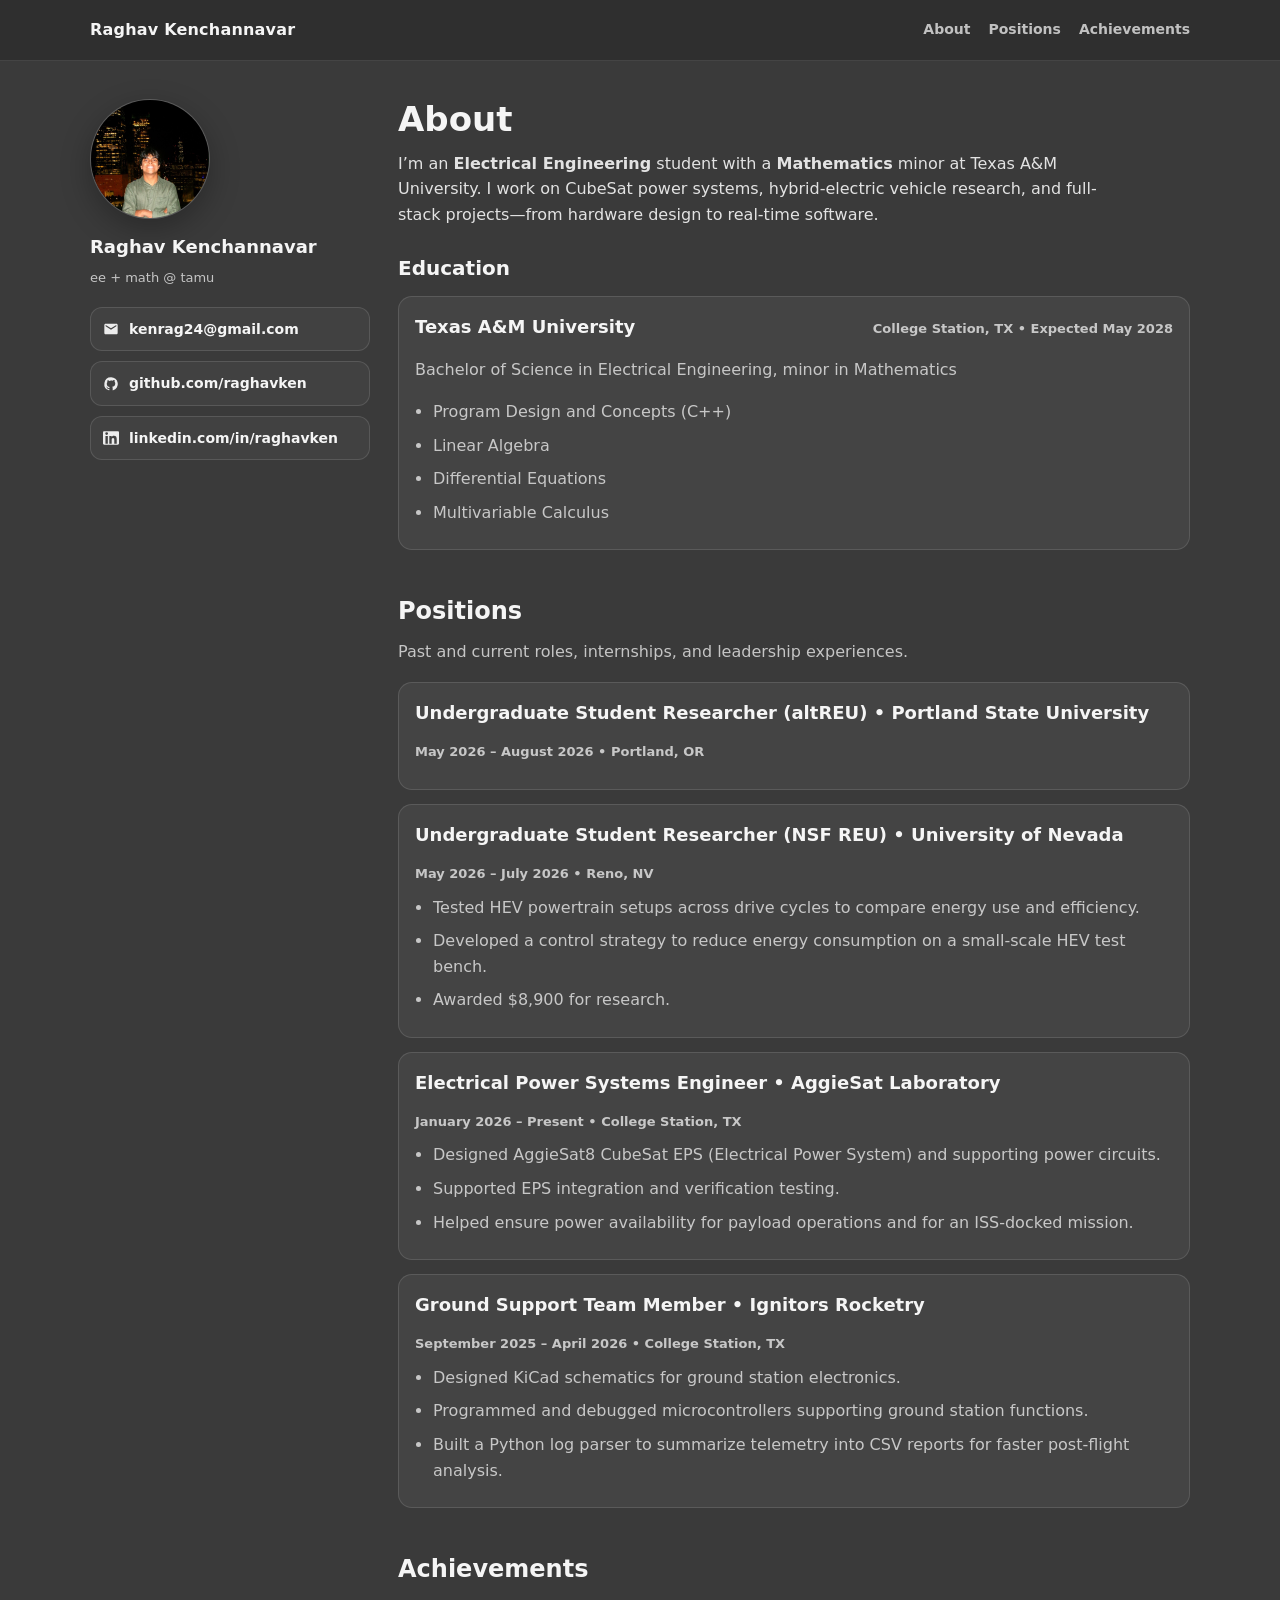
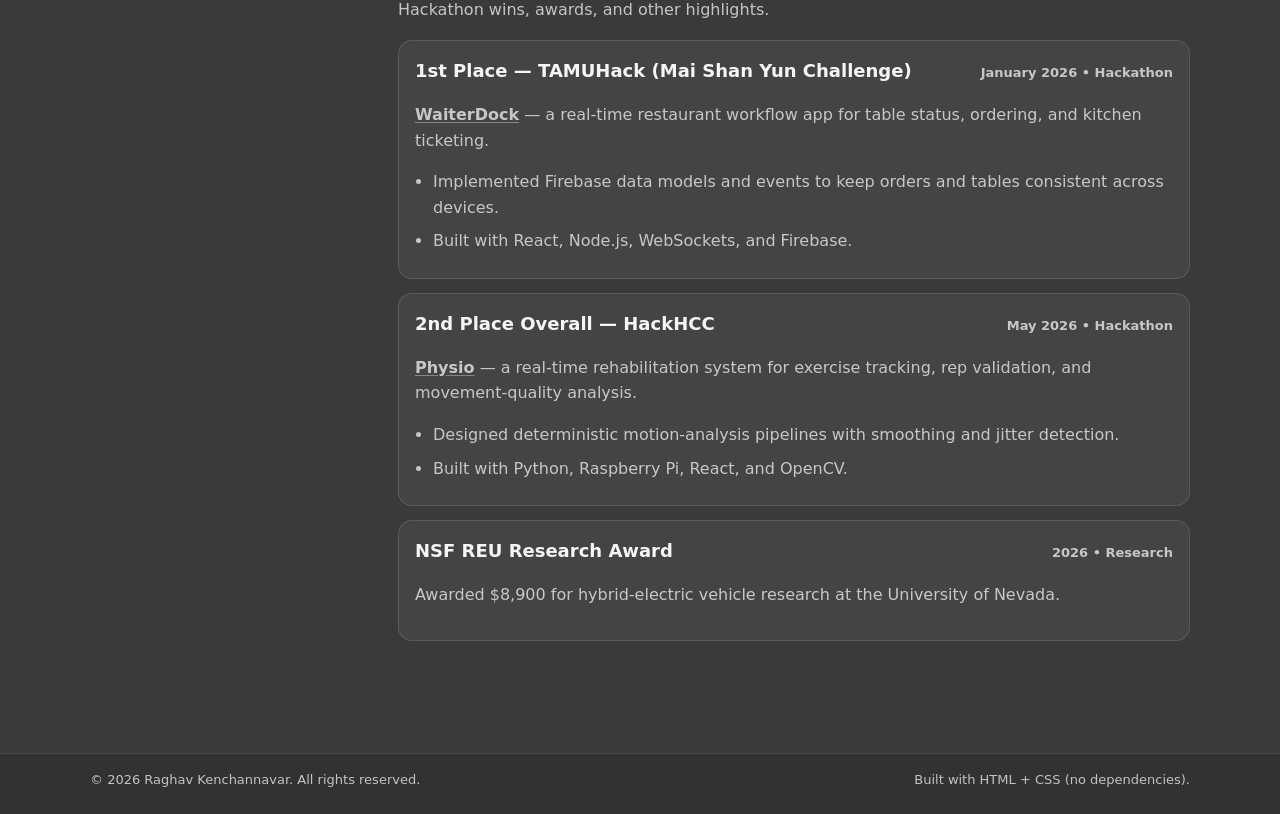
<file: index.html>
<!doctype html>
<html lang="en">
  <head>
    <meta charset="utf-8" />
    <meta name="viewport" content="width=device-width, initial-scale=1, viewport-fit=cover" />
    <title>Raghav Kenchannavar</title>
    <meta
      name="description"
      content="Raghav Kenchannavar — Electrical Engineering student at Texas A&amp;M. CubeSat power systems, HEV research, and hackathon projects."
    />
    <link rel="stylesheet" href="styles.css" />
  </head>
  <body>
    <a class="skip-link" href="#main">Skip to content</a>

    <header class="topbar">
      <div class="topbar-inner">
        <div class="topbar-brand">Raghav Kenchannavar</div>
        <nav class="topnav" aria-label="Primary navigation">
          <a class="topnav-link" href="#about">About</a>
          <a class="topnav-link" href="#positions">Positions</a>
          <a class="topnav-link" href="#achievements">Achievements</a>
          <!-- <a class="topnav-link" href="#contact">Contact</a> -->
        </nav>
      </div>
    </header>

    <div class="layout">
      <aside class="sidebar" aria-label="Sidebar with personal info">
        <div class="sidebar-avatar">
          <img src="profile.png" alt="Raghav Kenchannavar" width="120" height="120" />
        </div>

        <div class="sidebar-name">Raghav Kenchannavar</div>
        <div class="sidebar-tagline">ee + math @ tamu</div>

        <!-- <dl class="sidebar-meta">
          <div class="sidebar-meta-row">
            <dt>School</dt>
            <dd>[University Name]</dd>
          </div>
          <div class="sidebar-meta-row">
            <dt>Name</dt>
            <dd>[Your Full Name]</dd>
          </div>
          <div class="sidebar-meta-row">
            <dt>Major / Minor</dt>
            <dd>[Major] / [Minor]</dd>
          </div>
        </dl> -->

        <div class="sidebar-links" aria-label="Contact links">
          <a class="sidebar-link" href="mailto:kenrag24@gmail.com">
            <span class="icon" aria-hidden="true">
              <svg viewBox="0 0 24 24" focusable="false">
                <path
                  fill="currentColor"
                  d="M20 4H4c-1.1 0-2 .9-2 2v12c0 1.1.9 2 2 2h16c1.1 0 2-.9 2-2V6c0-1.1-.9-2-2-2Zm0 4-8 5L4 8V6l8 5 8-5v2Z"
                />
              </svg>
            </span>
            <span class="sr-only">Email</span>
            <span class="link-text">kenrag24@gmail.com</span>
          </a>
          <a class="sidebar-link" href="https://github.com/raghavken" target="_blank" rel="noopener noreferrer">
            <span class="icon" aria-hidden="true">
              <svg viewBox="0 0 24 24" focusable="false">
                <path
                  fill="currentColor"
                  d="M12 2a10 10 0 0 0-3.16 19.49c.5.09.68-.22.68-.48v-1.7c-2.77.6-3.35-1.18-3.35-1.18-.45-1.16-1.1-1.47-1.1-1.47-.9-.62.07-.61.07-.61 1 .07 1.52 1.04 1.52 1.04.89 1.52 2.33 1.08 2.9.83.09-.64.35-1.08.63-1.33-2.21-.25-4.54-1.1-4.54-4.9 0-1.08.39-1.97 1.03-2.66-.1-.25-.45-1.27.1-2.65 0 0 .84-.27 2.75 1.02A9.5 9.5 0 0 1 12 6.8c.85 0 1.71.11 2.51.33 1.9-1.29 2.74-1.02 2.74-1.02.56 1.38.21 2.4.1 2.65.64.69 1.03 1.58 1.03 2.66 0 3.8-2.33 4.64-4.55 4.89.36.32.68.95.68 1.92v2.84c0 .27.18.58.69.48A10 10 0 0 0 12 2Z"
                />
              </svg>
            </span>
            <span class="sr-only">GitHub</span>
            <span class="link-text">github.com/raghavken</span>
          </a>
          <a class="sidebar-link" href="https://linkedin.com/in/raghavken" target="_blank" rel="noopener noreferrer">
            <span class="icon" aria-hidden="true">
              <svg viewBox="0 0 24 24" focusable="false">
                <path
                  fill="currentColor"
                  d="M20.45 20.45H16.9v-5.4c0-1.29-.02-2.95-1.8-2.95-1.8 0-2.07 1.4-2.07 2.86v5.49H9.48V9h3.41v1.56h.05c.48-.9 1.65-1.86 3.39-1.86 3.62 0 4.28 2.38 4.28 5.47v6.28ZM5.47 7.43a2.06 2.06 0 1 1 0-4.12 2.06 2.06 0 0 1 0 4.12ZM7.25 20.45H3.68V9h3.57v11.45ZM22.23 2H1.77C.79 2 0 2.78 0 3.74v16.52C0 21.22.8 22 1.77 22h20.45C23.2 22 24 21.22 24 20.26V3.74C24 2.78 23.2 2 22.23 2Z"
                />
              </svg>
            </span>
            <span class="sr-only">LinkedIn</span>
            <span class="link-text">linkedin.com/in/raghavken</span>
          </a>
        </div>
      </aside>

      <main id="main" class="content">
        <section id="about" class="section">
          <h1 class="content-title">About</h1>
          <p class="lead">
            I’m an <strong>Electrical Engineering</strong> student with a <strong>Mathematics</strong>
            minor at Texas A&amp;M University. I work on CubeSat power systems, hybrid-electric vehicle
            research, and full-stack projects—from hardware design to real-time software.
          </p>

          <h2 class="subsection-title">Education</h2>
          <article class="entry">
            <div class="entry-head">
              <h3 class="entry-title">Texas A&amp;M University</h3>
              <div class="entry-meta">College Station, TX • Expected May 2028</div>
            </div>
            <p class="muted">
              Bachelor of Science in Electrical Engineering, minor in Mathematics
            </p>
            <ul class="entry-list">
              <li>Program Design and Concepts (C++)</li>
              <li>Linear Algebra</li>
              <li>Differential Equations</li>
              <li>Multivariable Calculus</li>
            </ul>
          </article>
        </section>

        <section id="positions" class="section">
          <h2 class="section-title">Positions</h2>
          <p class="section-subtitle">Past and current roles, internships, and leadership experiences.</p>

          <div class="entries">
            <article class="entry">
              <div class="entry-head">
                <h3 class="entry-title">Undergraduate Student Researcher (altREU) • Portland State University</h3>
                <div class="entry-meta">May 2026 – August 2026 • Portland, OR</div>
              </div>
              <ul class="entry-list">
                <!-- <li>Hybrid-electric vehicle research through the altREU program.</li> -->
              </ul>
            </article>

            <article class="entry">
              <div class="entry-head">
                <h3 class="entry-title">Undergraduate Student Researcher (NSF REU) • University of Nevada</h3>
                <div class="entry-meta">May 2026 – July 2026 • Reno, NV</div>
              </div>
              <ul class="entry-list">
                <li>Tested HEV powertrain setups across drive cycles to compare energy use and efficiency.</li>
                <li>Developed a control strategy to reduce energy consumption on a small-scale HEV test bench.</li>
                <li>Awarded $8,900 for research.</li>
              </ul>
            </article>

            <article class="entry">
              <div class="entry-head">
                <h3 class="entry-title">Electrical Power Systems Engineer • AggieSat Laboratory</h3>
                <div class="entry-meta">January 2026 – Present • College Station, TX</div>
              </div>
              <ul class="entry-list">
                <li>Designed AggieSat8 CubeSat EPS (Electrical Power System) and supporting power circuits.</li>
                <li>Supported EPS integration and verification testing.</li>
                <li>Helped ensure power availability for payload operations and for an ISS-docked mission.</li>
              </ul>
            </article>

            <article class="entry">
              <div class="entry-head">
                <h3 class="entry-title">Ground Support Team Member • Ignitors Rocketry</h3>
                <div class="entry-meta">September 2025 – April 2026 • College Station, TX</div>
              </div>
              <ul class="entry-list">
                <li>Designed KiCad schematics for ground station electronics.</li>
                <li>Programmed and debugged microcontrollers supporting ground station functions.</li>
                <li>Built a Python log parser to summarize telemetry into CSV reports for faster post-flight analysis.</li>
              </ul>
            </article>
          </div>
        </section>

        <section id="achievements" class="section">
          <h2 class="section-title">Achievements</h2>
          <p class="section-subtitle">Hackathon wins, awards, and other highlights.</p>

          <div class="entries">
            <article class="entry">
              <div class="entry-head">
                <h3 class="entry-title">1st Place — TAMUHack (Mai Shan Yun Challenge)</h3>
                <div class="entry-meta">January 2026 • Hackathon</div>
              </div>
              <p class="muted">
                <strong><a href="https://devpost.com/software/waiterdock" target="_blank" rel="noopener noreferrer">WaiterDock</a></strong>
                — a real-time restaurant workflow app for table status, ordering, and kitchen
                ticketing.
              </p>
              <ul class="entry-list">
                <li>Implemented Firebase data models and events to keep orders and tables consistent across devices.</li>
                <li>Built with React, Node.js, WebSockets, and Firebase.</li>
              </ul>
            </article>

            <article class="entry">
              <div class="entry-head">
                <h3 class="entry-title">2nd Place Overall — HackHCC</h3>
                <div class="entry-meta">May 2026 • Hackathon</div>
              </div>
              <p class="muted">
                <strong><a href="https://devpost.com/software/physio-csim7w" target="_blank" rel="noopener noreferrer">Physio</a></strong>
                — a real-time rehabilitation system for exercise tracking, rep validation, and
                movement-quality analysis.
              </p>
              <ul class="entry-list">
                <li>Designed deterministic motion-analysis pipelines with smoothing and jitter detection.</li>
                <li>Built with Python, Raspberry Pi, React, and OpenCV.</li>
              </ul>
            </article>

            <article class="entry">
              <div class="entry-head">
                <h3 class="entry-title">NSF REU Research Award</h3>
                <div class="entry-meta">2026 • Research</div>
              </div>
              <p class="muted">
                Awarded $8,900 for hybrid-electric vehicle research at the University of Nevada.
              </p>
            </article>
          </div>
        </section>

        <!-- <section id="contact" class="section">
          <h2 class="section-title">Contact</h2>
          <p class="section-subtitle">Reach out via email or connect on GitHub and LinkedIn.</p>

          <div class="contact-links">
            <a class="cta-link" href="mailto:kenrag24@gmail.com">
              <span class="icon" aria-hidden="true">
                <svg viewBox="0 0 24 24" focusable="false">
                  <path
                    fill="currentColor"
                    d="M20 4H4c-1.1 0-2 .9-2 2v12c0 1.1.9 2 2 2h16c1.1 0 2-.9 2-2V6c0-1.1-.9-2-2-2Zm0 4-8 5L4 8V6l8 5 8-5v2Z"
                  />
                </svg>
              </span>
              <span class="sr-only">Email</span>
              <span class="link-text">kenrag24@gmail.com</span>
            </a>
            <a class="cta-link" href="https://linkedin.com/in/raghavken" target="_blank" rel="noopener noreferrer">
              <span class="icon" aria-hidden="true">
                <svg viewBox="0 0 24 24" focusable="false">
                  <path
                    fill="currentColor"
                    d="M20.45 20.45H16.9v-5.4c0-1.29-.02-2.95-1.8-2.95-1.8 0-2.07 1.4-2.07 2.86v5.49H9.48V9h3.41v1.56h.05c.48-.9 1.65-1.86 3.39-1.86 3.62 0 4.28 2.38 4.28 5.47v6.28ZM5.47 7.43a2.06 2.06 0 1 1 0-4.12 2.06 2.06 0 0 1 0 4.12ZM7.25 20.45H3.68V9h3.57v11.45ZM22.23 2H1.77C.79 2 0 2.78 0 3.74v16.52C0 21.22.8 22 1.77 22h20.45C23.2 22 24 21.22 24 20.26V3.74C24 2.78 23.2 2 22.23 2Z"
                  />
                </svg>
              </span>
              <span class="sr-only">LinkedIn</span>
              <span class="link-text">linkedin.com/in/raghavken</span>
            </a>
            <a class="cta-link" href="https://github.com/raghavken" target="_blank" rel="noopener noreferrer">
              <span class="icon" aria-hidden="true">
                <svg viewBox="0 0 24 24" focusable="false">
                  <path
                    fill="currentColor"
                    d="M12 2a10 10 0 0 0-3.16 19.49c.5.09.68-.22.68-.48v-1.7c-2.77.6-3.35-1.18-3.35-1.18-.45-1.16-1.1-1.47-1.1-1.47-.9-.62.07-.61.07-.61 1 .07 1.52 1.04 1.52 1.04.89 1.52 2.33 1.08 2.9.83.09-.64.35-1.08.63-1.33-2.21-.25-4.54-1.1-4.54-4.9 0-1.08.39-1.97 1.03-2.66-.1-.25-.45-1.27.1-2.65 0 0 .84-.27 2.75 1.02A9.5 9.5 0 0 1 12 6.8c.85 0 1.71.11 2.51.33 1.9-1.29 2.74-1.02 2.74-1.02.56 1.38.21 2.4.1 2.65.64.69 1.03 1.58 1.03 2.66 0 3.8-2.33 4.64-4.55 4.89.36.32.68.95.68 1.92v2.84c0 .27.18.58.69.48A10 10 0 0 0 12 2Z"
                  />
                </svg>
              </span>
              <span class="sr-only">GitHub</span>
              <span class="link-text">github.com/raghavken</span>
            </a>
          </div>
        </section> -->
      </main>
    </div>

    <footer class="footer">
      <div class="footer-inner">
        <span class="muted small">© <span id="year"></span> Raghav Kenchannavar. All rights reserved.</span>
        <span class="muted small">Built with HTML + CSS (no dependencies).</span>
      </div>
    </footer>

    <script>
      // Small enhancement: keep the footer year current.
      document.getElementById("year").textContent = new Date().getFullYear();
    </script>
  </body>
</html>
</file>
<file: styles.css>
:root{
  --bg: #3a3a3a;
  --bg2:#2f2f2f;
  --text: #f5f5f5;
  --muted: rgba(245,245,245,0.74);
  --muted2: rgba(245,245,245,0.62);
  --border: rgba(255,255,255,0.14);
  --card: rgba(255,255,255,0.05);
  --shadow: 0 10px 30px rgba(0,0,0,0.28);
  --radius: 14px;
}

*{ box-sizing:border-box; }
html{
  -webkit-text-size-adjust: 100%;
  scroll-behavior: smooth;
}
html,body{ min-height:100%; }
body{
  margin:0;
  font-family: ui-sans-serif, system-ui, -apple-system, Segoe UI, Roboto, Helvetica, Arial, "Apple Color Emoji","Segoe UI Emoji";
  background: var(--bg);
  color: var(--text);
  line-height: 1.6;
  overflow-x: hidden;
}

.sr-only{
  position:absolute;
  width:1px;
  height:1px;
  padding:0;
  margin:-1px;
  overflow:hidden;
  clip: rect(0,0,0,0);
  white-space: nowrap;
  border:0;
}

.icon{
  width: 16px;
  height: 16px;
  display:inline-flex;
  align-items:center;
  justify-content:center;
  flex: 0 0 16px;
  opacity: 0.95;
}
.icon svg{ width: 16px; height: 16px; display:block; }

.skip-link{
  position:absolute;
  left:-999px;
  top:0;
  padding:10px 14px;
  background:#1f1f1f;
  border:1px solid var(--border);
  border-radius:12px;
  color:var(--text);
  z-index:999;
}
.skip-link:focus{ left:16px; top:16px; outline: none; box-shadow: 0 0 0 4px rgba(255,255,255,0.25); }

.topbar{
  position: sticky;
  top: 0;
  z-index: 60;
  background: rgba(47,47,47,0.95);
  border-bottom: 1px solid rgba(255,255,255,0.10);
  backdrop-filter: blur(10px);
}
.topbar-inner{
  width: min(1100px, calc(100% - 32px));
  margin: 0 auto;
  display:flex;
  align-items:center;
  justify-content:space-between;
  padding: 12px 0;
  gap: 18px;
}
.topbar-brand{
  font-weight: 850;
  letter-spacing: 0.2px;
}
.topnav{
  display:flex;
  gap: 18px;
  flex-wrap: wrap;
  justify-content:flex-end;
}
.topnav-link{
  color: var(--muted);
  text-decoration:none;
  font-weight: 700;
  font-size: 14px;
  padding: 6px 0;
  border-bottom: 2px solid transparent;
}
.topnav-link:hover{
  color: var(--text);
  border-bottom-color: rgba(255,255,255,0.35);
}

.layout{
  width: min(1100px, calc(100% - 32px));
  margin: 0 auto;
  display:flex;
  gap: 28px;
  padding: 28px 0 70px;
}

.sidebar{
  width: 280px;
  flex: 0 0 280px;
  position: sticky;
  top: 66px;
  align-self: flex-start;
  padding-top: 10px;
}
.sidebar-avatar{
  width: 120px;
  height: 120px;
  border-radius: 999px;
  overflow: hidden;
  background: rgba(255,255,255,0.06);
  border: 1px solid rgba(255,255,255,0.12);
  box-shadow: var(--shadow);
}
.sidebar-avatar img{
  width:100%;
  height:100%;
  display:block;
  object-fit: cover;
  object-position: center top;
}
.sidebar-name{
  font-weight: 900;
  font-size: 18px;
  margin-top: 14px;
}
.sidebar-tagline{
  color: var(--muted);
  margin-top: 6px;
  font-size: 13px;
}
.sidebar-meta{
  margin-top: 16px;
  display:flex;
  flex-direction: column;
  gap: 10px;
}
.sidebar-meta-row{
  display:flex;
  justify-content: space-between;
  gap: 12px;
  padding-bottom: 10px;
  border-bottom: 1px dashed rgba(255,255,255,0.12);
}
.sidebar-meta-row:last-child{
  border-bottom: none;
  padding-bottom: 0;
}
.sidebar-meta-row dt{
  color: var(--muted2);
  font-size: 13px;
  font-weight: 700;
}
.sidebar-meta-row dd{
  margin:0;
  color: var(--text);
  font-weight: 650;
  text-align:right;
  font-size: 13px;
}
.sidebar-links{
  margin-top: 18px;
  display:flex;
  flex-direction: column;
  gap: 10px;
}
.sidebar-link{
  color: var(--text);
  text-decoration:none;
  font-weight: 700;
  font-size: 14px;
  padding: 10px 12px;
  border-radius: 12px;
  border: 1px solid rgba(255,255,255,0.12);
  background: rgba(255,255,255,0.04);
  display:flex;
  align-items:center;
  gap: 10px;
  min-height: 44px;
}
.sidebar-link .link-text{
  min-width: 0;
  overflow-wrap: anywhere;
}
.sidebar-link:hover{
  background: rgba(255,255,255,0.08);
}

.content{
  flex: 1 1 auto;
  min-width: 0;
  padding-top: 12px;
}

.section{
  margin-bottom: 42px;
  scroll-margin-top: 88px;
}
.content-title{
  margin: 0 0 12px;
  font-size: 34px;
  line-height: 1.1;
}
.section-title{
  margin: 0 0 8px;
  font-size: 24px;
}
.subsection-title{
  margin: 24px 0 12px;
  font-size: 20px;
}
.section-subtitle{
  margin: 0 0 18px;
  color: var(--muted);
}
.lead{
  color: rgba(245,245,245,0.90);
  margin: 0 0 14px;
  font-size: 16px;
  max-width: 70ch;
}
.content a{
  color: inherit;
  text-decoration: underline;
  text-decoration-color: rgba(255,255,255,0.35);
  text-underline-offset: 2px;
}
.content a:hover{
  text-decoration-color: rgba(255,255,255,0.75);
}
.muted{
  color: var(--muted);
}
.muted.small{
  font-size: 13px;
}
.small{ font-size: 13px; }

.entries{
  display:flex;
  flex-direction: column;
  gap: 14px;
}
.entry{
  background: var(--card);
  border: 1px solid rgba(255,255,255,0.12);
  border-radius: var(--radius);
  padding: 16px 16px;
}
.entry-head{
  display:flex;
  justify-content: space-between;
  gap: 14px;
  flex-wrap: wrap;
  align-items: baseline;
}
.entry-title{
  margin:0;
  font-size: 18px;
}
.entry-meta{
  color: var(--muted);
  font-size: 13px;
  font-weight: 650;
}
.entry-list{
  margin: 10px 0 0;
  padding-left: 18px;
  color: var(--muted);
}
.entry-list li{
  margin: 8px 0;
}

.contact-links{
  display:flex;
  flex-direction: column;
  gap: 12px;
  margin-top: 14px;
}
.cta-link{
  color: var(--text);
  text-decoration:none;
  font-weight: 750;
  padding: 12px 14px;
  border-radius: 14px;
  border: 1px solid rgba(255,255,255,0.14);
  background: rgba(255,255,255,0.05);
  max-width: 100%;
  display:flex;
  align-items:center;
  gap: 10px;
  min-height: 44px;
}
.cta-link .link-text{
  min-width: 0;
  overflow-wrap: anywhere;
}
.cta-link:hover{
  background: rgba(255,255,255,0.09);
}

.footer{
  border-top: 1px solid rgba(255,255,255,0.10);
  padding: 16px 0 24px;
  background: rgba(47,47,47,0.7);
}
.footer-inner{
  width: min(1100px, calc(100% - 32px));
  margin: 0 auto;
  display:flex;
  justify-content: space-between;
  gap: 12px;
  flex-wrap: wrap;
}

@media (max-width: 980px){
  .layout{
    flex-direction: column;
    gap: 24px;
    padding: 20px 0 56px;
  }
  .sidebar{
    width: 100%;
    flex: 0 0 auto;
    position: static;
    display: flex;
    flex-direction: column;
    align-items: center;
    text-align: center;
    padding-bottom: 20px;
    border-bottom: 1px solid rgba(255,255,255,0.10);
  }
  .sidebar-links{
    width: 100%;
    max-width: 420px;
  }
  .topbar-inner{
    flex-wrap: wrap;
    gap: 12px;
  }
  .topnav{
    width: 100%;
    justify-content: center;
    gap: 12px 20px;
  }
  .content-title{
    font-size: 30px;
  }
  .entry-head{
    flex-direction: column;
    align-items: flex-start;
    gap: 6px;
  }
}

@media (max-width: 640px){
  .topbar{
    padding-left: env(safe-area-inset-left);
    padding-right: env(safe-area-inset-right);
  }
  .topbar-inner,
  .layout,
  .footer-inner{
    width: min(1100px, calc(100% - 20px));
  }
  .topbar-inner{
    flex-direction: column;
    align-items: stretch;
    padding: 10px 0;
  }
  .topbar-brand{
    font-size: 17px;
    text-align: center;
    line-height: 1.3;
  }
  .topnav{
    justify-content: space-around;
    gap: 4px;
  }
  .topnav-link{
    font-size: 13px;
    padding: 10px 6px;
    min-height: 44px;
    display: inline-flex;
    align-items: center;
    justify-content: center;
    flex: 1 1 auto;
    text-align: center;
  }
  .content{
    padding-top: 4px;
  }
  .content-title{
    font-size: 26px;
  }
  .section-title{
    font-size: 21px;
  }
  .subsection-title{
    font-size: 18px;
  }
  .lead{
    font-size: 15px;
  }
  .entry{
    padding: 14px;
  }
  .entry-title{
    font-size: 16px;
    line-height: 1.35;
  }
  .entry-meta{
    font-size: 12px;
    line-height: 1.45;
  }
  .section{
    margin-bottom: 32px;
    scroll-margin-top: 120px;
  }
  .footer-inner{
    flex-direction: column;
    align-items: center;
    text-align: center;
    gap: 8px;
    padding-bottom: env(safe-area-inset-bottom);
  }
}

@media (max-width: 520px){
  .sidebar-links{
    flex-direction: row;
    flex-wrap: wrap;
    justify-content: center;
    gap: 10px;
    max-width: none;
  }
  .sidebar-link{
    width: 48px;
    height: 48px;
    min-height: 48px;
    padding: 0;
    justify-content: center;
    flex: 0 0 48px;
  }
  .sidebar-link .link-text{
    display: none;
  }
  .sidebar-link .icon{
    width: 20px;
    height: 20px;
    flex: 0 0 20px;
  }
  .sidebar-link .icon svg{
    width: 20px;
    height: 20px;
  }
  .contact-links .cta-link .link-text{
    display: none;
  }
  .contact-links .cta-link{
    width: 48px;
    height: 48px;
    min-height: 48px;
    padding: 0;
    justify-content: center;
    flex: 0 0 48px;
  }
  .contact-links{
    flex-direction: row;
    flex-wrap: wrap;
    gap: 10px;
  }
}
</file>
